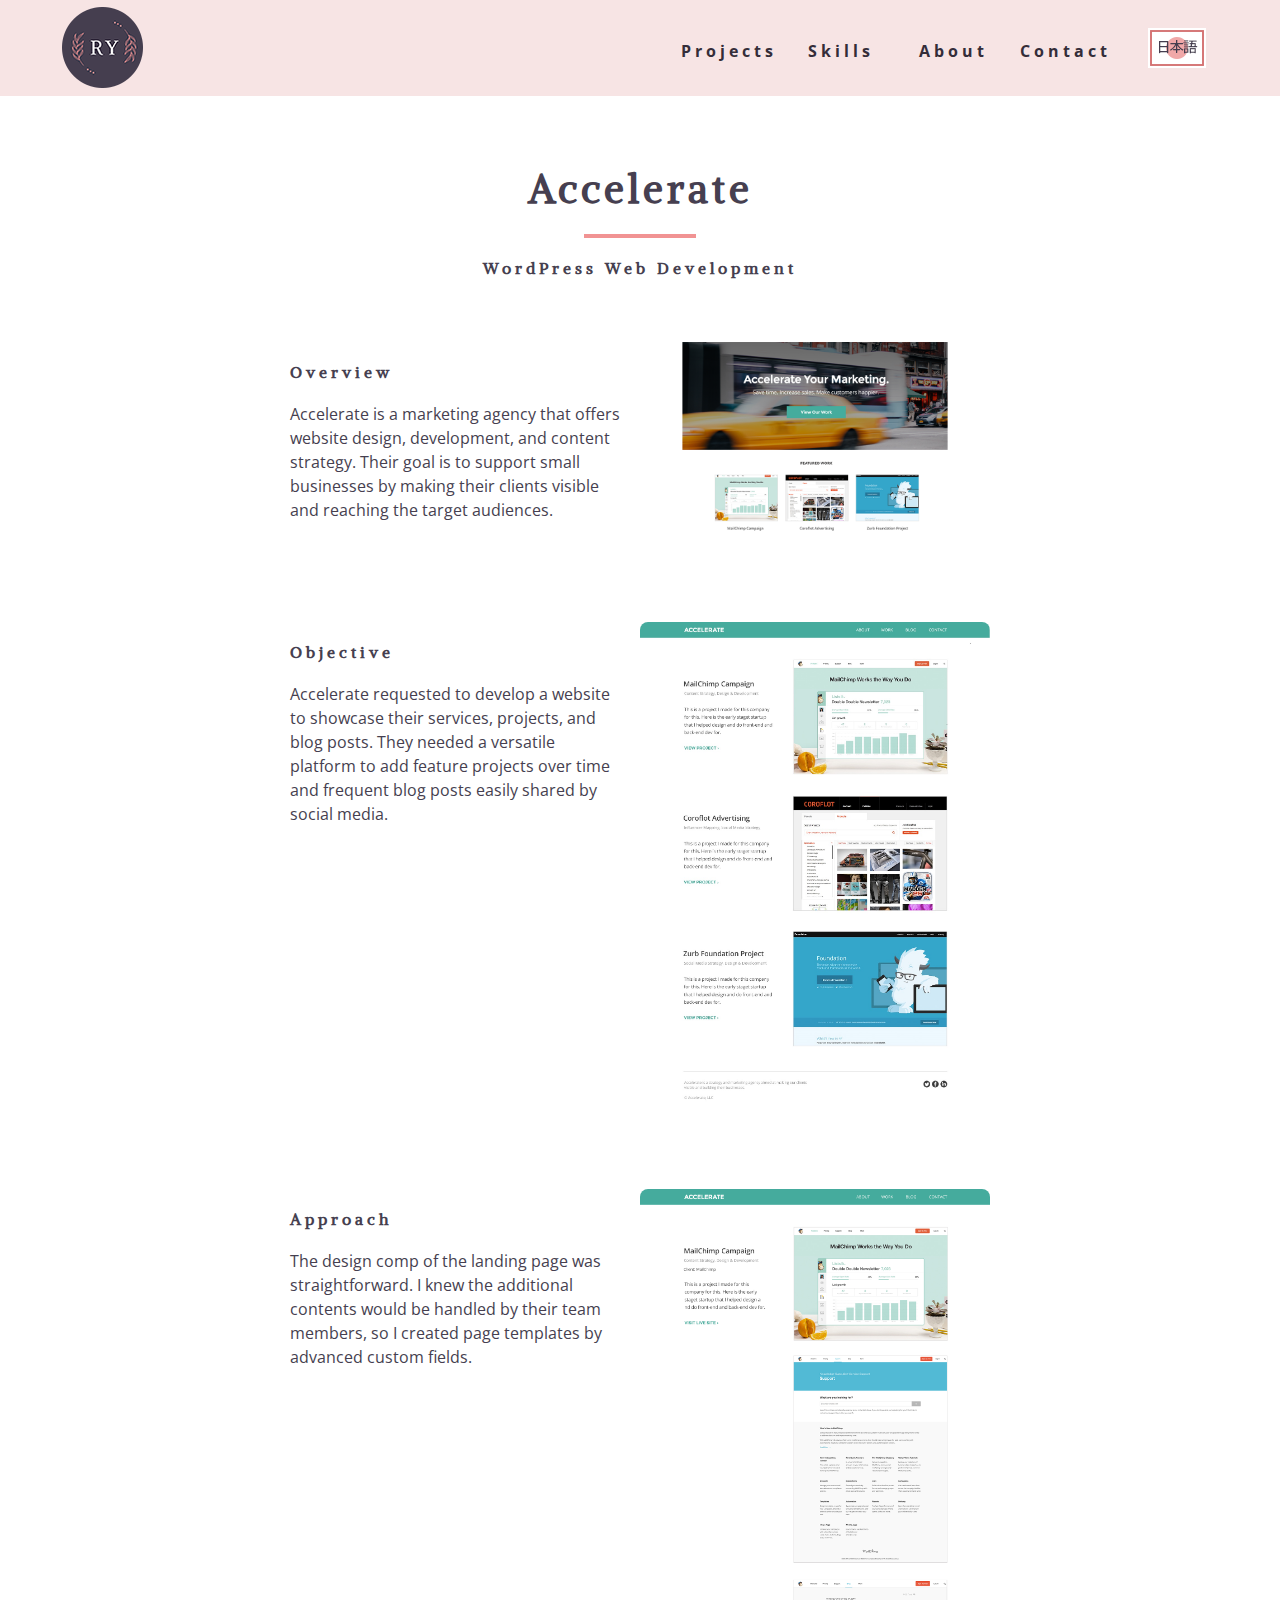
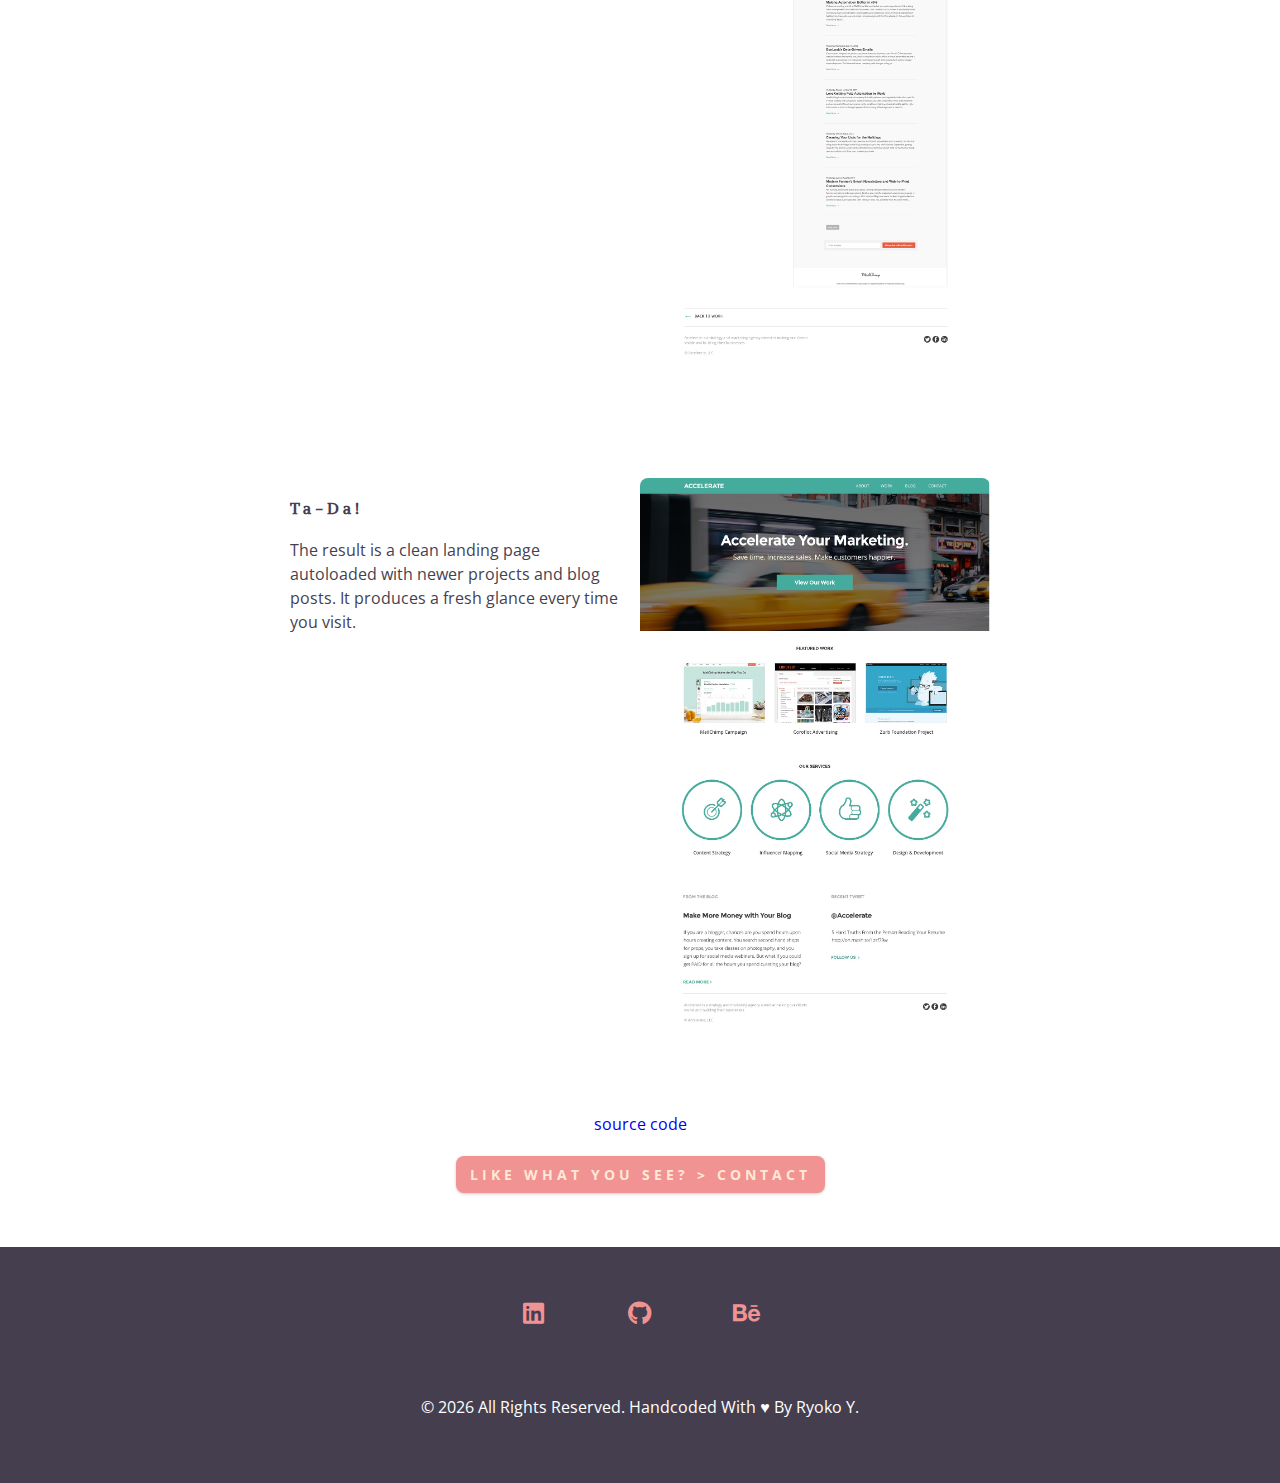
<file: accelerate.html>
<!DOCTYPE html>
<html lang="en">
  <head>
    <meta charset="UTF-8" />
    <meta name="viewport" content="width=device-width, initial-scale=1.0" />
    <title>RY || Accelerate Project</title>
    <link rel="icon" type="image/x-icon" href="./images/favicon1.ico">
    <link
      rel="stylesheet"
      href="./fontawesome-free-5.12.1-web/css/all.min.css"
    />
    <!-- css -->
    <link rel="stylesheet" href="./css/styles.css" />
  </head>

  <body>
    <!-- navbar -->
    <nav class="nav" id="nav">
      <div class="nav-center">
        <!-- nav header -->
        <div class="nav-header">
          <a href="index.html">
           <img src="./images/nav-logo-cir.png" class="nav-logo" alt="RY logo" />
          </a> 
          <button class="nav-btn" id="nav-btn">
            <i class="fas fa-bars"></i>
          </button>
        </div>
        <!-- nav links -->
        <ul class="nav-links">
          <li><a href="projects.html">projects</a></li>
          <li><a href="index.html#skills">skills</a></li>
          <li><a href="index.html#about">about</a></li>
          <li><a href="contact.html">contact</a></li>
          <li>
           <a href="japanese.html">
            <img src="./images/japanese-icon.png" class="nav-logo" alt="japanese icon" />
           </a>
          </li>
        </ul>
      </div>
    </nav>
    <!-- end of navbar -->
    <!-- sidebar -->
    <aside class="sidebar" id="sidebar">
      <div>
        <button id="close-btn" class="close-btn">
          <i class="fas fa-times"></i>
        </button>
        <ul class="sidebar-links">
          <li><a href="index.html">home</a></li>
          <li><a href="projects.html">projects</a></li>
          <li><a href="index.html#skills">skills</a></li>
          <li><a href="index.html#about">about</a></li>
          <li><a href="contact.html">contact</a></li>
          <li><a href="japanese.html">Japanese</a></li>
        </ul>
        <ul class="social-icons">
          <li>
            <a href="https://www.linkedin.com/in/yamamoto-ryoko/" class="social-icon" target="_blank">
              <i class="fab fa-linkedin"></i>
            </a>
          </li>
          <li>
            <a href="https://github.com/waendesignco" class="social-icon" target="_blank">
              <i class="fab fa-github"></i>
            </a>
          </li>
          <li>
            <a href="https://www.behance.net/ryokoyamamoto1" class="social-icon" target="_blank">
              <i class="fab fa-behance"></i>
            </a>
          </li>
        </ul>
      </div>
    </aside>
    <!-- end of sidebar -->

    <section class="section single-page">
      <div class="section-title">
        <h2>Accelerate</h2>
        <div class="underline"></div>
        <h4>WordPress web development</h4>
      </div>
      <div class="section-center page-info">
        <div>
          <h4>Overview</h4>
          <p class="project-text">
            Accelerate is a marketing agency that offers website design, development, and content strategy. Their goal is to support small businesses by making their clients visible and reaching the target audiences.
          </p>
        </div>
        <div class="project-img">
          <img src="./images/accelerate.png" class="project-photo" alt="accelerate landing" />
        </div>    
      </div>
      <div class="section-center page-info">
        <div>
          <h4>Objective</h4>
          <p class="project-text">
            Accelerate requested to develop a website to showcase their services, projects, and blog posts. They needed a versatile platform to add feature projects over time and frequent blog posts easily shared by social media.
          </p>
        </div>
        <div class="project-img">
          <img src="./images/accelerate-casestudypg.jpg" class="project-photo" alt="accelerate case study" />
         </div>
      </div>
      <div class="section-center page-info">
        <div>
          <h4>Approach</h4>
          <p class="project-text">
            The design comp of the landing page was straightforward. I knew the additional contents would be handled by their team members, so I created page templates by advanced custom fields.
          </p>
        </div>
        <div class="project-img">
          <img src="./images/accelerate-casestudysingle.jpg" class="project-photo" alt="accelerate single study" />
        </div>
      </div>
      <div class="section-center page-info">
        <div>
          <h4>Ta-da!</h4>
          <p class="project-text">
            The result is a clean landing page autoloaded with newer projects and blog posts. It produces a fresh glance every time you visit.
          </p>
        </div>
        <div class="project-img">
          <img src="./images/accelerate-landing.jpg" class="project-photo" alt="accelerate landing long" />
        </div>
      </div>
      <div class="source-link">
        <a href="https://github.com/waendesignco/accelerate" target="_blank">source code</a>
      </div>
      <div class="contact-link">
        <a href="contact.html" class="btn hero-btn">Like what you see? > Contact</a>
      </div>
    </section>
    <!-- footer -->
    <footer class="footer">
      <ul class="social-icons">
        <!-- single item -->
        <li>
          <a href="https://www.linkedin.com/in/yamamoto-ryoko/" class="social-icon" target="_blank">
            <i class="fab fa-linkedin"></i>
          </a>
        </li>
        <li>
          <a href="https://github.com/waendesignco" class="social-icon" target="_blank">
            <i class="fab fa-github"></i>
          </a>
        </li>
        <li>
          <a href="https://www.behance.net/ryokoyamamoto1" class="social-icon" target="_blank">
            <i class="fab fa-behance"></i>
          </a>
        </li>
      </ul>
        <!-- end of single item -->
      <p>&copy; <span id="date"></span> All rights reserved. Handcoded with &hearts; by Ryoko Y.</p>
    </footer>
    <script src="./js/app.js"></script>
  </body>
</html>
</file>
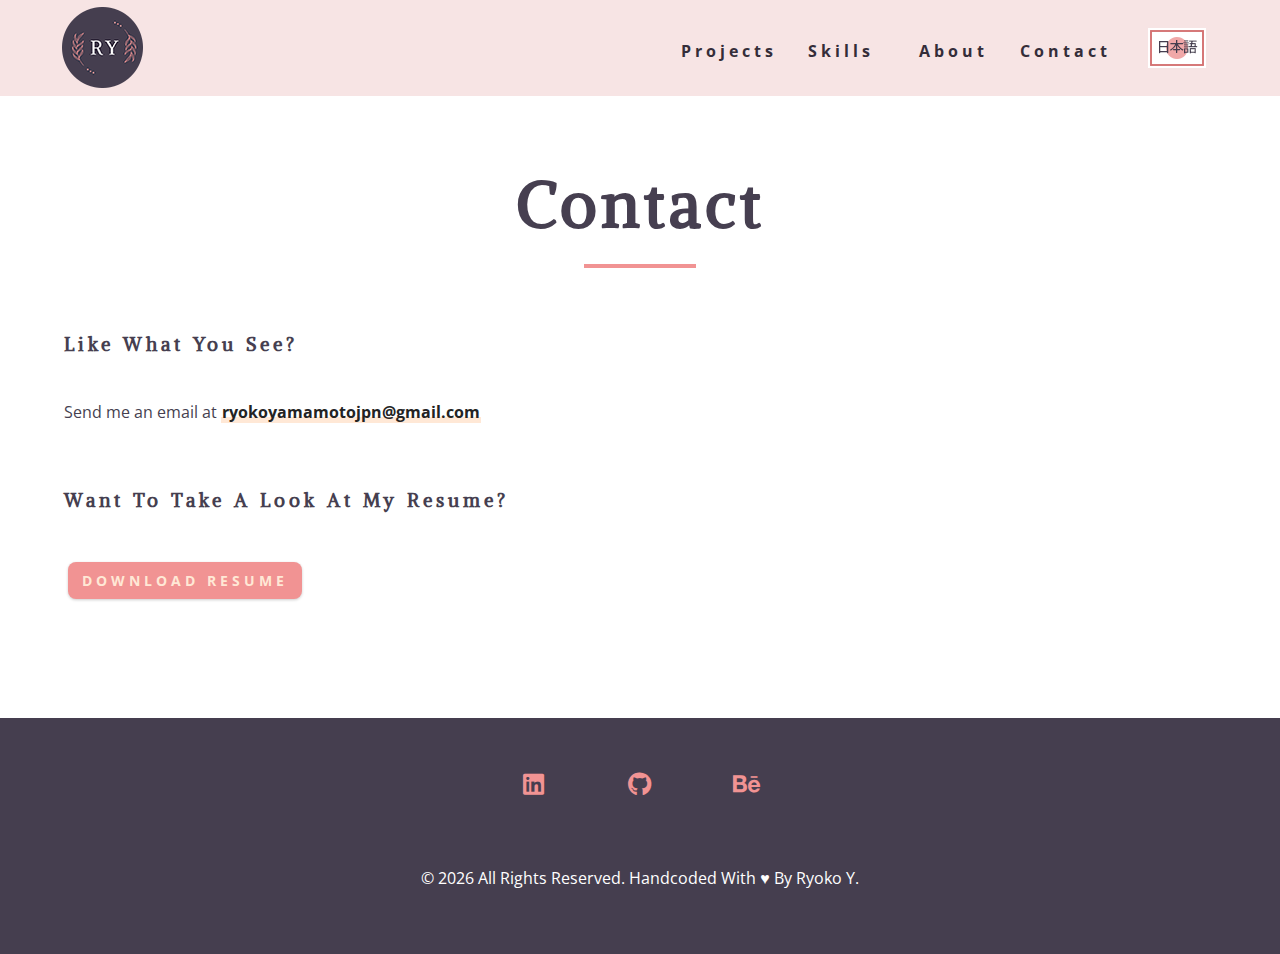
<file: contact.html>
<!DOCTYPE html>
<html lang="en">
  <head>
    <meta charset="UTF-8" />
    <meta name="viewport" content="width=device-width, initial-scale=1.0" />
    <title>RY || Contact</title>
    <link rel="icon" type="image/x-icon" href="./images/favicon1.ico">
    <link
      rel="stylesheet"
      href="./fontawesome-free-5.12.1-web/css/all.min.css"
    />
    <!-- css -->
    <link rel="stylesheet" href="./css/styles.css" />
  </head>

  <body>
    <!-- navbar -->
    <nav class="nav" id="nav">
      <div class="nav-center">
        <!-- nav header -->
        <div class="nav-header">
          <a href="index.html">
            <img src="./images/nav-logo-cir.png" class="nav-logo" alt="RY logo" />
          </a>
          <button class="nav-btn" id="nav-btn">
            <i class="fas fa-bars"></i>
          </button> 
        </div>
        <!-- nav links -->
        <ul class="nav-links">
          <li><a href="projects.html">projects</a></li>
          <li><a href="index.html#skills">skills</a></li>
          <li><a href="index.html#about">about</a></li>
          <li><a href="contact.html">contact</a></li>
          <li>
            <a href="japanese.html">
              <img src="./images/japanese-icon.png" class="nav-logo" alt="japanese icon" />
            </a>
          </li>
        </ul>
      </div>
    </nav>
    <!-- end of navbar -->
    <!-- sidebar -->
    <aside class="sidebar" id="sidebar">
      <div>
        <button id="close-btn" class="close-btn">
          <i class="fas fa-times"></i>
        </button>
        <ul class="sidebar-links">
          <li><a href="index.html">home</a></li>
          <li><a href="projects.html">projects</a></li>
          <li><a href="index.html#skills">skills</a></li>
          <li><a href="index.html#about">about</a></li>
          <li><a href="contact.html">contact</a></li>
          <li><a href="japanese.html">Japanese</a></li>
        </ul>
        <ul class="social-icons">
          <li>
            <a href="https://www.linkedin.com/in/yamamoto-ryoko/" class="social-icon" target="_blank">
              <i class="fab fa-linkedin"></i>
            </a>
          </li>
          <li>
            <a href="https://github.com/waendesignco" class="social-icon" target="_blank">
              <i class="fab fa-github"></i>
            </a>
          </li>
          <li>
            <a href="https://www.behance.net/ryokoyamamoto1" class="social-icon" target="_blank">
              <i class="fab fa-behance"></i>
            </a>
          </li>
        </ul>
      </div>
    </aside>
    <!-- end of sidebar -->

    <main class="section single-page">
      <div class="section-title">
        <h1>contact</h1>
        <div class="underline"></div>
      </div>
      <div class="section-center">
        <h3>Like what you see?</h3><br>
          <p class="email">Send me an email at <a href="mailto:ryokoyamamotojpn@gmail.com">ryokoyamamotojpn@gmail.com</a></p><br>
        <h3>Want to take a look at my resume? </h3><br>
          <a href="https://drive.google.com/file/d/1GqfhNzR1F06b8r78RT3j80x62sWz_oFM/view?usp=sharing" class="btn" target="_blank">download resume</a> <br>
      </div>
    </main>
    <!-- footer -->
    <footer class="footer">
      <ul class="social-icons">
        <li>
          <a href="https://www.linkedin.com/in/yamamoto-ryoko/" class="social-icon" target="_blank">
            <i class="fab fa-linkedin"></i>
          </a>
        </li>
        <li>
          <a href="https://github.com/waendesignco" class="social-icon" target="_blank">
            <i class="fab fa-github"></i>
          </a>
        </li>
        <li>
          <a href="https://www.behance.net/ryokoyamamoto1" class="social-icon" target="_blank">
            <i class="fab fa-behance"></i>
          </a>
        </li>
      </ul>
      <p>&copy; <span id="date"></span> All rights reserved. Handcoded with &hearts; by Ryoko Y.</p>
    </footer>
    <script src="./js/app.js"></script>
  </body>
</html>
</file>
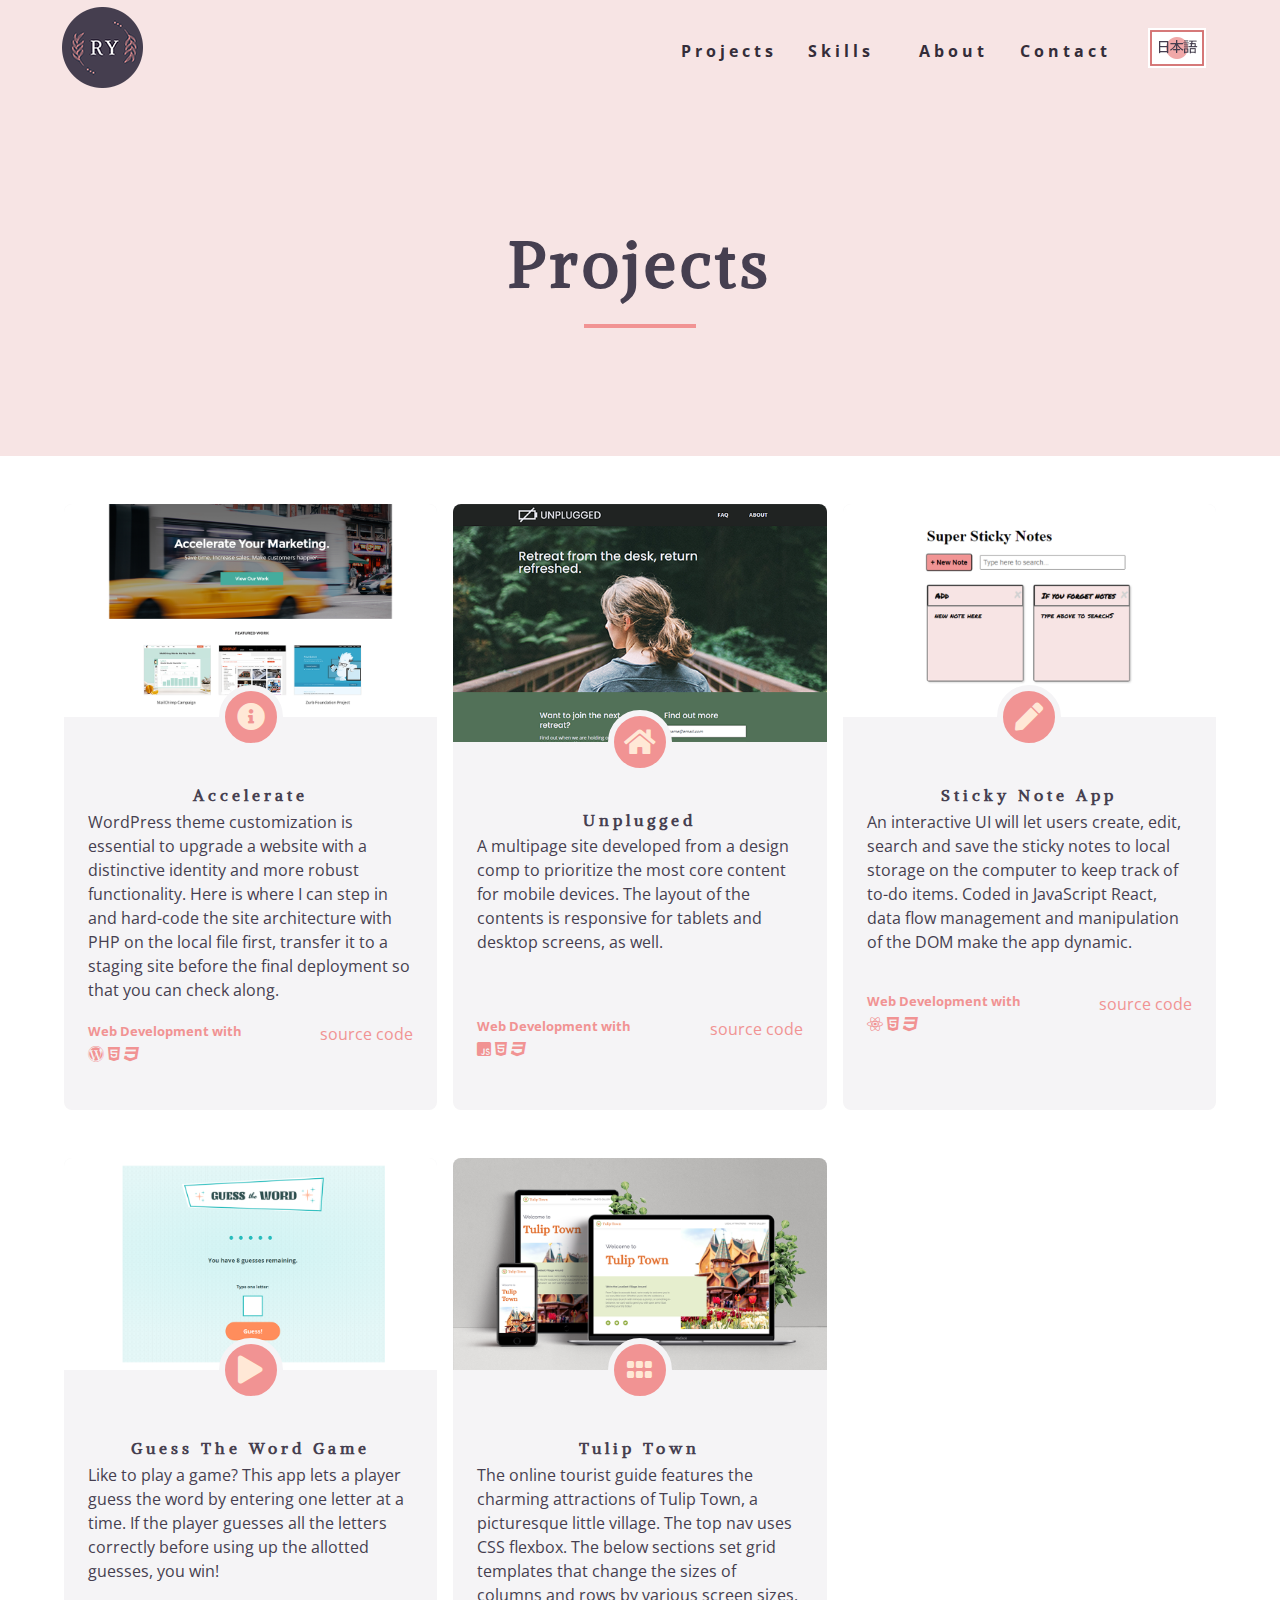
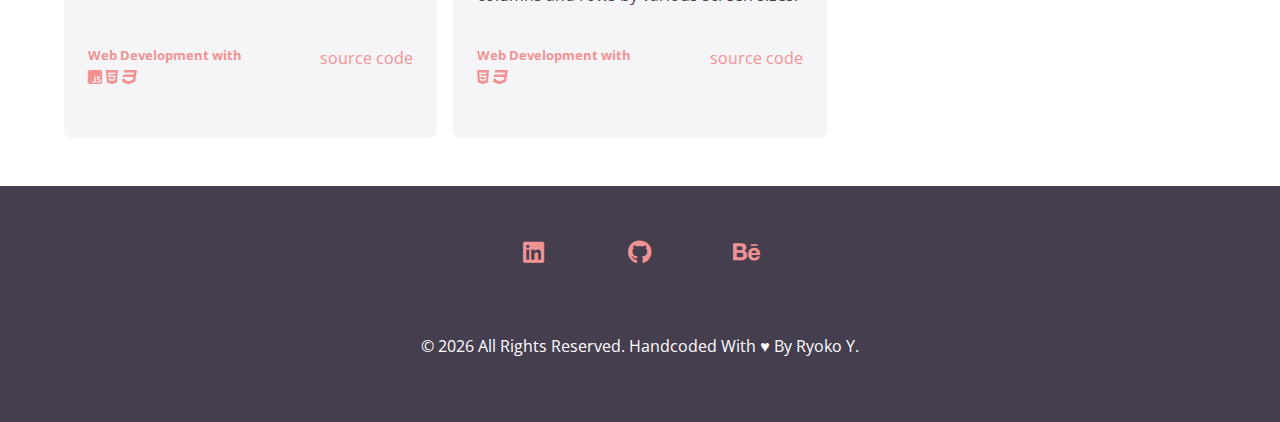
<file: projects.html>
<!DOCTYPE html>
<html lang="en">
  <head>
    <meta charset="UTF-8" />
    <meta name="viewport" content="width=device-width, initial-scale=1.0" />
    <title>RY || Projects</title>
    <link rel="icon" type="image/x-icon" href="./images/favicon1.ico">
    <link
      rel="stylesheet"
      href="./fontawesome-free-5.12.1-web/css/all.min.css"
    />
    <!-- css -->
    <link rel="stylesheet" href="./css/styles.css" />
  </head>

  <body>
    <!-- navbar -->
    <nav class="nav" id="nav">
      <div class="nav-center">
        <!-- nav header -->
        <div class="nav-header">
          <a href="index.html">
           <img src="./images/nav-logo-cir.png" class="nav-logo" alt="RY logo" />
          </a>
        <button class="nav-btn" id="nav-btn">
          <i class="fas fa-bars"></i>
        </button>
        </div>
        <!-- nav links -->
        <ul class="nav-links">
          <li><a href="projects.html">projects</a></li>
          <li><a href="index.html#skills">skills</a></li>
          <li><a href="index.html#about">about</a></li>
          <li><a href="contact.html">contact</a></li>
          <li>
            <a href="japanese.html">
              <img src="./images/japanese-icon.png" class="nav-logo" alt="japanese icon" />
            </a>
          </li>
        </ul>
      </div>
    </nav>
    <!-- end of navbar -->    
    <!-- sidebar -->
    <aside class="sidebar" id="sidebar">
      <div>
        <button id="close-btn" class="close-btn">
          <i class="fas fa-times"></i>
        </button>
        <ul class="sidebar-links">
          <li><a href="index.html">home</a></li>
          <li><a href="projects.html">projects</a></li>
          <li><a href="index.html#skills">skills</a></li>
          <li><a href="index.html#about">about</a></li>
          <li><a href="contact.html">contact</a></li>
          <li><a href="japanese.html">Japanese</a></li>
        </ul>
        <ul class="social-icons">
          <li>
            <a href="https://www.linkedin.com/in/yamamoto-ryoko/" class="social-icon" target="_blank">
              <i class="fab fa-linkedin"></i>
            </a>
          </li>
          <li>
            <a href="https://github.com/waendesignco" class="social-icon" target="_blank">
              <i class="fab fa-github"></i>
            </a>
          </li>
          <li>
            <a href="https://www.behance.net/ryokoyamamoto1" class="social-icon" target="_blank">
              <i class="fab fa-behance"></i>
            </a>
          </li>
        </ul>
      </div>
    </aside>
    <!-- end of sidebar -->  
    <!-- header -->
    <header class="projects-hero">
      <div class="section-title">
        <h1>projects</h1>
        <div class="underline"></div>
      </div>
    </header>
    <!-- end of header -->
    <section class="section">
      <div class="section-center projects-page-center">
        <!-- single project -->
        <article class="single-project accelerate">
          <div class="project-container">
            <img src="./images/accelerate.png" alt="accelerate" />
            <a href="accelerate.html" class="project-icon" target="_blank">
              <i class="fas fa-info-circle"></i>
            </a>
          </div>
          <div class="project-details">
            <h4 class="project-title">Accelerate</h4>
            <p class="project-desc">
              WordPress theme customization is essential to upgrade a website with a distinctive identity and more robust functionality. Here is where I can step in and hard-code the site architecture with PHP on the local file first, transfer it to a staging site before the final deployment so that you can check along.
            </p>
              <div class="project-lang">
                <h5>Web Development with</h5>
                <i class="fab fa-wordpress"></i>
                <i class="fab fa-html5"></i>
                <i class="fab fa-css3"></i>
              </div>
              <a href="https://github.com/waendesignco/accelerate" target="_blank" class="project-source">source code</a>
          </div>
        </article>
        <!-- end of single project -->
        <!-- single project -->
        <article class="single-project unplugged">
          <div class="project-container">
            <img src="./images/unplugged.png" alt="unplugged" />
            <a href="https://waendesignco.github.io/unplugged/" class="project-icon" target="_blank">
              <i class="fas fa-home"></i>
            </a>
          </div>
          <div class="project-details">
            <h4 class="project-title">Unplugged</h4>
            <p class="project-desc">
              A multipage site developed from a design comp to prioritize the most core content for mobile devices. The layout of the contents is responsive for tablets and desktop screens, as well.
            </p>
              <div class="project-lang">
                <h5>Web Development with</h5>
                <i class="fab fa-js-square"></i>
                <i class="fab fa-html5"></i>
                <i class="fab fa-css3"></i>
              </div>
              <a href="https://github.com/waendesignco/unplugged" target="_blank" class="project-source">source code</a>
          </div>
        </article>
        <!-- end of single project -->
        <!-- single project -->
        <article class="single-project sticky-note">
          <div class="project-container">
            <img src="./images/sticky-note.png" alt="sticky note" />
            <a href="https://codesandbox.io/s/sticky-note-app-dwp99" class="project-icon" target="_blank">
              <i class="fas fa-pen"></i>
            </a>
          </div>
          <div class="project-details">
            <h4 class="project-title">Sticky Note App</h4>
            <p class="project-desc">
              An interactive UI will let users create, edit, search and save the sticky notes to local storage on the computer to keep track of to-do items. Coded in JavaScript React, data flow management and manipulation of the DOM make the app dynamic.
            </p>
              <div class="project-lang">
                <h5>Web Development with</h5>
                <i class="fab fa-react"></i>
                <i class="fab fa-html5"></i>
                <i class="fab fa-css3"></i>
              </div>
              <a href="https://github.com/waendesignco/sticky-note-app" target="_blank" class="project-source">source code</a>
          </div>
        </article>
        <!-- end of single project -->
        <!-- single project -->
        <article class="single-project guess-the-word">
          <div class="project-container">
            <img src="./images/guess-the-word.png" alt="guess the word" />
            <a href="https://waendesignco.github.io/guess-the-word/" class="project-icon" target="_blank">
              <i class="fas fa-play"></i>
            </a>
          </div>
          <div class="project-details">
            <h4 class="project-title">Guess the Word Game</h4>
            <p class="project-desc">
              Like to play a game? This app lets a player guess the word by entering one letter at a time. If the player guesses all the letters correctly before using up the allotted guesses, you win!
            </p>
              <div class="project-lang">
                <h5>Web Development with</h5>
                <i class="fab fa-js-square"></i>
                <i class="fab fa-html5"></i>
                <i class="fab fa-css3"></i>
              </div>
              <a href="https://github.com/waendesignco/guess-the-word" target="_blank" class="project-source">source code</a>
          </div>
        </article>
        <!-- end of single project -->
        <!-- single project -->
        <article class="single-project tulip-town">
          <div class="project-container">
            <img src="./images/tulip-town.png" alt="tulip town" />
            <a href="https://codesandbox.io/s/tulip-town-hel3x?" class="project-icon" target="_blank">
              <i class="fas fa-grip-horizontal"></i>
            </a>
          </div>
          <div class="project-details">
            <h4 class="project-title">Tulip Town</h4>
            <p class="project-desc">
              The online tourist guide features the charming attractions of Tulip Town, a picturesque little village. The top nav uses CSS flexbox. The below sections set grid templates that change the sizes of columns and rows by various screen sizes.
            </p>
              <div class="project-lang">
                <h5>Web Development with</h5>
                <i class="fab fa-html5"></i>
                <i class="fab fa-css3"></i>
              </div>
              <a href="https://github.com/waendesignco/tulip-town" target="_blank" class="project-source">source code</a>
          </div>
        </article>
        <!-- end of single project -->
      </div>
    </section>
    <!-- footer -->
    <footer class="footer">
      <ul class="social-icons">
        <li>
          <a href="https://www.linkedin.com/in/yamamoto-ryoko/" class="social-icon" target="_blank">
            <i class="fab fa-linkedin"></i>
          </a>
        </li>
        <li>
          <a href="https://github.com/waendesignco" class="social-icon" target="_blank">
            <i class="fab fa-github"></i>
          </a>
        </li>
        <li>
          <a href="https://www.behance.net/ryokoyamamoto1" class="social-icon" target="_blank">
            <i class="fab fa-behance"></i>
          </a>
        </li>
      </ul>
      <p>&copy; <span id="date"></span> All rights reserved. Handcoded with &hearts; by Ryoko Y.</p>
    </footer>
    <script src="./js/app.js"></script>
  </body>
</html>
</file>
<file: css/styles.css>
/*
=============== 
Fonts
===============
*/
@import url("https://fonts.googleapis.com/css?family=Open+Sans|Alike:400,700&display=swap");

/*
=============== 
Variables
===============
*/

:root {
  /* dark shades of primary color*/
  --clr-primary-1: hsl(0, 86%, 17%);
  --clr-primary-2: hsl(0, 55%, 31%);
  --clr-primary-3: hsl(0, 41%, 42%);
  --clr-primary-4: hsl(0, 50%, 49%);
  /* primary/main color */
  --clr-primary-5: hsl(0, 77%, 76%);
  /* lighter tints of primary color */
  --clr-primary-6: hsl(0, 74%, 78%);
  --clr-primary-7: hsl(0, 70%, 80%);
  --clr-primary-8: hsl(0, 65%, 83%);
  --clr-primary-9: hsl(0, 60%, 88%);
  --clr-primary-10: hsl(0, 54%, 93%);
  /* color palette */
  --clr-palette-1: hsl(265, 12%, 28%);
  --clr-palette-2: hsl(268, 12%, 79%);
  --clr-palette-3: hsl(26, 100%, 92%);
  --clr-palette-4: hsl(39, 87%, 78%);
  /* darkest grey used for headings */
  --clr-grey-1: hsl(276, 12%, 20%);
  --clr-grey-2: hsl(276, 11%, 23%);
  --clr-grey-3: hsl(276, 11%, 25%);
  --clr-grey-4: hsl(276, 11%, 30%);
  /* grey used for paragraphs */
  --clr-grey-5: hsl(265, 10%, 49%);
  --clr-grey-6: hsl(265, 9%, 60%);
  --clr-grey-7: hsl(265, 9%, 70%);
  --clr-grey-8: hsl(265, 8%, 80%);
  --clr-grey-9: hsl(265, 8%, 89%);
  --clr-grey-10: hsl(265, 7%, 96%);
  --clr-white: #fff;
  --ff-primary: "Alike", serif;
  --ff-secondary: "Open Sans", sans-serif;
  --transition: all 0.3s linear;
  --spacing: 0.25rem;
  --radius: 0.5rem;
  --light-shadow: 0 5px 15px rgba(0, 0, 0, 0.1);
  --dark-shadow: 0 5px 15px rgba(0, 0, 0, 0.2);
  --max-width: 1170px;
}
/*
=============== 
Global Styles
===============
*/
html {
  scroll-behavior: smooth;
}
*,
::after,
::before {
  margin: 0;
  padding: 0;
  box-sizing: border-box;
}
body {
  font-family: var(--ff-secondary);
  background: var(--clr-white);
  color: var(--clr-palette-1);
  line-height: 1.5;
  font-size: 0.875rem;
}
ul {
  list-style-type: none;
}
a {
  text-decoration: none;
}
img:not(.nav-logo) {
  width: 100%;
  display: block;
}

h1,
h2,
h3,
h4 {
  letter-spacing: var(--spacing);
  text-transform: capitalize;
  line-height: 1.25;
  margin: 1.25rem 0;
  font-family: var(--ff-primary);
}
h1 {
  font-size: 3rem;
}
h2 {
  font-size: 2rem;
}
h3 {
  font-size: 1.25rem;
}
h4 {
  font-size: 0.875rem;
}
p {
  margin-bottom: 1.25rem;
  color: var(--clr-gray-5);
}
@media screen and (min-width: 800px) {
  h1 {
    font-size: 4rem;
  }
  h2 {
    font-size: 2.5rem;
  }
  h3 {
    font-size: 1.2rem;
  }
  h4 {
    font-size: 1rem;
  }
  body {
    font-size: 1rem;
  }
  h1,
  h2,
  h3,
  h4 {
    line-height: 1.25;
  }
}
/*  global classes */
.btn {
  text-transform: uppercase;
  background: var(--clr-primary-5);
  color: var(--clr-palette-3);
  padding: 0.375rem 0.75rem;
  margin: 0.375rem 0.25rem;
  letter-spacing: var(--spacing);
  display: inline-block;
  font-weight: 700;
  -webkit-transition: var(--transition);
  transition: var(--transition);
  font-size: 0.875rem;
  border: 2px solid transparent;
  cursor: pointer;
  box-shadow: 0 1px 3px rgba(0, 0, 0, 0.2);
  border-radius: var(--radius);
}
.btn:hover {
  background: var(--clr-primary-7);
  color: var(--clr-primary-1);
}
/* section */
.section {
  padding: 3rem 0;
}

.section-center {
  width: 90vw;
  margin: 0 auto;
  max-width: 1170px;
}
.underline {
  width: 7rem;
  height: 0.25rem;
  margin-bottom: 1.25rem;
  background: var(--clr-primary-5);
  margin-left: auto;
  margin-right: auto;
}
.section-title {
  margin-bottom: 4rem;
  text-align: center;
}
.bg-grey {
  background: var(--clr-grey-10);
}
/*
=============== 
Navbar
===============
*/
.nav-links {
  display: none;
}
.nav {
  height: 6rem;
  padding: 0 1rem;
  display: grid;
  -webkit-box-align: center;
  align-items: center;
  -webkit-transition: var(--transition);
  transition: var(--transition);
}
.nav-center {
  width: 100%;
  max-width: 1170px;
  margin: 0 auto;
}
.nav-header {
  display: grid;
  grid-template-columns: 0.5fr 1fr;
  -webkit-box-align: center;
  align-items: center;
}
.nav-btn {
  background: transparent;
  border-color: transparent;
  color: var(--clr-primary-5);
  font-size: 2rem;
  cursor: pointer;
  justify-self: end;
}
@media screen and (min-width: 768px) {
  .nav {
    background: var(--clr-primary-10);
  }
  .nav-btn {
    display: none;
  }
  .nav-links {
    display: grid;
    grid-template-columns: repeat(5, 1fr);
    justify-items: center;
    align-items: center;
    -webkit-column-gap: 2rem;
    -moz-column-gap: 2rem;
    column-gap: 1rem;
    justify-self: end;
  }
  .nav-links a {
    text-transform: capitalize;
    color: var(--clr-grey-1);
    font-weight: bold;
    letter-spacing: var(--spacing);
    -webkit-transition: var(--transition);
    transition: var(--transition);
  }
  .nav-links a:hover {
    color: var(--clr-primary-5);
  }

  .ja-links {
    font-size: 0.7rem;
  }

  .nav-center {
    display: grid;
    grid-template-columns: auto 1fr;
    -webkit-box-align: center;
    align-items: center;
  }
}
/* fixed navbar */
.navbar-fixed {
  position: fixed;
  top: 0;
  left: 0;
  width: 100%;
  height: 15%;
  background: var(--clr-white);
  z-index: 2;
  box-shadow: var(--light-shadow);
}
@media screen and (min-width: 768px) {
  .navbar-fixed {
    height: 12%;
  }
}
@media screen and (min-width: 992px) {
  .navbar-fixed {
    height: 16%;
  }
}
/*
=============== 
Sidebar
===============
*/
.sidebar {
  position: fixed;
  top: 0;
  left: 0;
  width: 100%;
  height: 100%;
  background: var(--clr-grey-10);
  z-index: 4;
  display: grid;
  place-items: center;
  -webkit-transition: var(--transition);
  transition: var(--transition);
  -webkit-transform: translateX(-100%);
  transform: translateX(-100%);
}
/* toggle sidebar */
.show-sidebar {
  -webkit-transform: translateX(0);
  transform: translateX(0);
}
.sidebar-links {
  text-align: center;
}
.sidebar-links a {
  font-size: 2rem;
  text-transform: capitalize;
  -webkit-transition: var(--transition);
  transition: var(--transition);
  color: var(--clr-grey-5);
  letter-spacing: var(--spacing);
  display: inline-block;
  margin-bottom: 1.5rem;
}
.sidebar-links a:hover {
  color: var(--clr-primary-5);
}
.social-icons {
  display: grid;
  margin-top: 3rem;
  width: 20rem;
  grid-template-columns: repeat(3, 1fr);
  justify-items: center;
}
.social-icon {
  font-size: 1.5rem;
  color: var(--clr-palette-1);
  -webkit-transition: var(--transition);
  transition: var(--transition);
}
.social-icon:hover {
  color: var(--clr-primary-5);
}
.close-btn {
  position: absolute;
  top: 1rem;
  right: 1rem;
  font-size: 3rem;
  background: transparent;
  border: transparent;
  -webkit-transition: var(--transition);
  transition: var(--transition);
  color: var(--clr-palette-4);
  cursor: pointer;
}
.close-btn:hover {
  color: var(--clr-palette-3);
}
/*
=============== 
Hero
===============
*/
.hero .underline {
  margin-bottom: 0.5rem;
  margin-left: 0;
}
.hero-img {
  display: none;
}
.hero {
  background: var(--clr-primary-10);
}
.hero-center {
  min-height: calc(100vh - 5rem);
  display: grid;
  place-items: center;
}
.hero-info h4 {
  color: var(--clr-grey-4);
}
.hero-icons {
  justify-items: start;
}
.hero-btn {
  margin-top: 1.25rem;
}
@media screen and (min-width: 992px) {
  .hero {
    padding: 4rem 3rem;
  }
  .hero-img {
    display: block;
    position: relative;
  }
  .hero-center {
    grid-template-columns: 1fr 1fr;
  }

  .hero-img::before,
  .about-img::before {
    content: "";
    position: absolute;
    width: 100%;
    height: 100%;
    border: 0.25rem solid var(--clr-primary-5);
    top: 2rem;
    right: -2rem;
    border-radius: var(--radius);
  }
}
.hero-photo {
  max-width: 25rem;
  max-height: 30rem;
  -o-object-fit: cover;
  object-fit: cover;
  border-radius: var(--radius);
  position: relative;
}
/*
=============== 
Projects
===============
*/
.projects-text {
  width: 85vw;
  max-width: 30rem;
  margin: 0 auto;
}
.project {
  position: relative;
  background: var(--clr-palette-1);
  border-radius: var(--radius);
  margin-bottom: 2rem;
}
.project-info {
  text-align: center;
  color: var(--clr-white);
  position: absolute;
  top: 50%;
  left: 50%;
  -webkit-transform: translate(-50%, -50%);
  transform: translate(-50%, -50%);
  -webkit-transition: var(--transition);
  transition: var(--transition);
  opacity: 0;
}
.project-info p {
  color: var(--clr-white);
}
.project:hover .project-info {
  opacity: 1;
}
.project-img {
  -webkit-transition: var(--transition);
  transition: var(--transition);
  border-radius: var(--radius);
  height: 15rem;
  -o-object-fit: cover;
  object-fit: cover;
}
.project:hover .project-img {
  opacity: 0.1;
}
.project::after {
  content: "";
  position: absolute;
  top: 0;
  left: 0;
  width: 100%;
  height: 100%;
  border: 0.25rem solid var(--clr-white);
  border-radius: var(--radius);
  -webkit-transition: var(--transition);
  transition: var(--transition);
  opacity: 0;
}
.project:hover::after {
  opacity: 1;
  -webkit-transform: scale(0.8);
  transform: scale(0.8);
}
@media screen and (min-width: 676px) {
  .projects-center {
    display: grid;
    grid-template-columns: 1fr 1fr;
    -webkit-column-gap: 2rem;
    -moz-column-gap: 2rem;
    column-gap: 2rem;
  }
}
@media screen and (min-width: 992px) {
  .projects-center {
    grid-template-columns: repeat(3, 1fr);
  }
}
@media screen and (min-width: 1170px) {
  .projects-center {
    grid-template-rows: 200px 200px;
    gap: 1rem;
    grid-template-areas:
      "a b c"
      "a d e";
  }
  .project-img {
    height: 100%;
  }
  .project {
    height: 100%;
  }
  .project-1 {
    grid-area: a;
  }
  .project-2 {
    grid-area: b;
  }
  .project-3 {
    grid-area: c;
  }
  .project-4 {
    grid-area: d;
  }
  .project-5 {
    grid-area: e;
  }
}
/*
=============== 
Skills
===============
*/
/* bg-grey in globals */
.skills {
  background: var(--clr-palette-3);
  padding: 3rem 1.5rem;
  margin-bottom: 2rem;
  border-radius: var(--radius);
  text-align: center;
  -webkit-transition: var(--transition);
  transition: var(--transition);
}
.skill-icon {
  font-size: 2rem;
  margin-bottom: 1.5rem;
}
.skill {
  margin-bottom: 1.25rem;
}
.skill p {
  margin-bottom: 0.5rem;
  text-transform: capitalize;
  color: var(--clr-primary-1);
}
.skill-btn {
  background: var(--clr-primary-5);
  color: var(--cle-palette-3);
  padding: 0.375rem 0.75rem;
  margin: 0.375rem 0.25rem;
  letter-spacing: var(--spacing);
  display: inline-block;
  font-weight: 700;
  -webkit-transition: var(--transition);
  transition: var(--transition);
  font-size: 0.875rem;
  border: 2px solid transparent;
  cursor: pointer;
  box-shadow: 0 1px 3px rgba(0, 0, 0, 0.2);
  border-radius: var(--radius);
}
.tools {
  background: var(--clr-white);
  padding: 3rem 1.5rem;
  margin-bottom: 2rem;
  border-radius: var(--radius);
  text-align: center;
  -webkit-transition: var(--transition);
  transition: var(--transition);
}

@media screen and (min-width: 676px) {
  .skills-center {
    display: grid;
    grid-template-columns: 1fr 1fr;
    -webkit-column-gap: 2rem;
    -moz-column-gap: 2rem;
    column-gap: 2rem;
  }
}
@media screen and (min-width: 992px) {
  .skills-center {
    grid-template-columns: 1fr 1fr;
  }
}
/*
=============== 
About
===============
*/
#about {
  padding: 3rem 0;
}

.about-title {
  text-align: left;
  margin-bottom: 2rem;
}
.about-title .underline {
  margin-left: 0;
}
.about-center {
  display: grid;
  gap: 3rem 2rem;
}
.about-img {
  justify-self: center;
  align-self: center;
}
.about-photo {
  max-width: 25rem;
  max-height: 30rem;
  -o-object-fit: cover;
  object-fit: cover;
  border-radius: var(--radius);
  position: relative;
}

@media screen and (min-width: 992px) {
  .about-center {
    grid-template-columns: 1fr 1fr;
  }
  .about-img {
    position: relative;
  }
  .about-img::before {
    left: -2rem;
  }
  .about-info {
    align-self: center;
  }
}
/*
=============== 
Timeline
===============
*/
.timeline-center {
  width: 80vw;
  max-width: 40rem;
}
.timeline-item {
  border-top: 2px dashed var(--clr-palette-4);
  margin: 0;
  padding: 4rem 2rem;
  position: relative;
}
.timeline p {
  margin-bottom: 0;
}
.timeline-item:nth-child(even) {
  border-left: 2px dashed var(--clr-primary-5);
  border-top-left-radius: 2rem;
  border-bottom-left-radius: 2rem;
  margin-right: 2rem;
  padding-right: 0;
}
.timeline-item:nth-child(odd) {
  text-align: right;
  border-right: 2px dashed var(--clr-primary-5);
  border-top-right-radius: 2rem;
  border-bottom-right-radius: 2rem;
  margin-left: 2rem;
  padding-left: 0;
}
.timeline-item:first-child {
  border-top: 0;
  border-top-right-radius: 0;
}
.timeline-item:last-child {
  border-bottom-left-radius: 0;
}
.milestone {
  position: absolute;
  top: 50%;
  -webkit-transform: translate(-50%, -50%);
  transform: translate(-50%, -50%);
  margin-bottom: 0;
  background: var(--clr-primary-5);
  width: 2rem;
  height: 2rem;
  border-radius: 50%;
  display: grid;
  place-items: center;
  color: var(--clr-primary-1);
  font-weight: bold;
}
.timeline-item:nth-child(even) .milestone {
  left: 0;
}
.timeline-item:nth-child(odd) .milestone {
  right: 0;
  -webkit-transform: translate(50%, -50%);
  transform: translate(50%, -50%);
}
/*
=============== 
Connect
===============
*/
.connect {
  min-height: 40vh;
  position: relative;
  padding: 10rem 0 5rem 0;
  margin: 5rem 0;
}
.video-container {
  position: absolute;
  top: 0;
  left: 0;
  width: 100%;
  height: 100%;
  -o-object-fit: cover;
  object-fit: cover;
  z-index: -2;
}
.connect::after {
  content: "";
  position: absolute;
  top: 0;
  left: 0;
  width: 100%;
  height: 100%;
  background: var(--clr-white);
  opacity: 0.7;
  z-index: -1;
}
.connect {
  display: grid;
  place-items: center;
}
.video-banner .section-title {
  margin-bottom: 2rem;
}
.video-text {
  max-width: 30rem;
}
.video-banner {
  background: var(--clr-primary-10);
  padding: 3rem 5rem 12rem 5rem;
  text-align: center;

  -webkit-clip-path: polygon(
    0% 0%,
    100% 0%,
    100% 75%,
    75% 75%,
    75% 100%,
    50% 75%,
    0% 75%
  );
  clip-path: polygon(
    0% 0%,
    100% 0%,
    100% 75%,
    75% 75%,
    75% 100%,
    50% 75%,
    0% 75%
  );
}
.connect {
  -webkit-clip-path: polygon(
    50% 0%,
    100% 10%,
    100% 90%,
    50% 100%,
    0 90%,
    0 10%
  );
  clip-path: polygon(50% 0%, 100% 10%, 100% 90%, 50% 100%, 0 90%, 0 10%);
}
/*
=============== 
Footer
===============
*/
.footer {
  padding-bottom: 2rem;
  background: #453e4f;
  display: grid;
  place-items: center;
}
.footer .social-icons {
  margin-bottom: 2rem;
}
.footer .social-icon {
  color: var(--clr-primary-5);
}
.footer .social-icon:hover {
  color: var(--clr-primary-10);
}
.footer p {
  font-size: 1rem;
  text-transform: capitalize;
  color: var(--clr-white);
  margin: 2rem;
}
/*
=============== 
Projects Page
===============
*/
.projects-hero {
  height: 40vh;
  background: var(--clr-primary-10);
  display: grid;
  place-items: center;
}
.projects-hero .section-title {
  margin-bottom: 0;
}
.single-project {
  background: var(--clr-grey-10);
  border-radius: var(--radius);
}
.project-container img {
  border-top-left-radius: var(--radius);
  border-top-right-radius: var(--radius);
}
.project-container {
  position: relative;
}
.project-icon {
  position: absolute;
  font-size: 1.75rem;
  bottom: 0;
  left: 50%;
  -webkit-transform: translate(-50%, 50%);
  transform: translate(-50%, 50%);
  width: 4rem;
  height: 4rem;
  display: grid;
  place-items: center;
  background: var(--clr-primary-5);
  border-radius: 50%;
  color: var(--clr-palette-3);
  border: 0.375rem solid var(--clr-grey-10);
}
.project-icon:hover {
  background: var(--clr-primary-7);
  color: var(--clr-primary-1);
}
.project-details {
  height: 23rem;
  padding: 2rem 1.5rem;
  display: grid;
  grid-template-columns: 1fr 1fr;
  grid-template-rows: 20% 1fr 20%;
}
.project-title {
  grid-column: 1 / 3;
  text-align: center;
  padding-top: 1rem; 
}
.project-desc {
  grid-column: 1 / 3;
}
.project-lang {
  grid-column: 1 / 2;
  color: var(--clr-primary-5);
}
.project-source {
  grid-column: 2 / 3;
  text-align: right;
  color: var(--clr-primary-5);
}
.project-footer a {
  color: var(--clr-primary-5);
  text-transform: capitalize;
  -webkit-transition: var(--transition);
  transition: var(--transition);
  justify-self: end;
}
.project-footer a:hover {
  color: var(--clr-primary-1);
}
.projects-page-center {
  display: grid;
  grid-template-columns: repeat(auto-fill, minmax(330px, 1fr));
  gap: 3rem 1rem;
}
/*
=============== 
Single Project Page
===============
*/
.single-page {
  background: var(--clr-white);
  min-height: calc(100vh - 5rem - 198px);
}
.page-info {
  max-width: 700px;
  display: grid;
  grid-template-columns: 50% 50%;
  margin-bottom: 5em;
}
.project-img {
  height: 100%;
  width: 100%;
  grid-column-start: 2;
  grid-column-end: 3;
}
.project-photo {
  max-width: 25rem;
  height: auto;
  -o-object-fit: cover;
  object-fit: cover;
  border-radius: var(--radius);
  position: relative;
}
.project-text {
  display: flex;
  align-items: center;
  padding-right: 1em;
}
.page-info a {
  color: var(--clr-primary-2);
  -webkit-transition: var(--transition);
  transition: var(--transition);
}
.page-info a:hover {
  color: var(--clr-primary-1);
}
.source-link, .contact-link {
  display: flex;
  justify-content: center;
}
/*
=============== 
Contact Page
===============
*/
.email a {
  box-shadow: inset 0 -6px 0 var(--clr-palette-3);
  color: #232323;
  font-weight: 700;
  line-height: 23px;
  padding: 0 1px;
  text-decoration: none;
  transition: box-shadow .3s ease;
}
</file>
